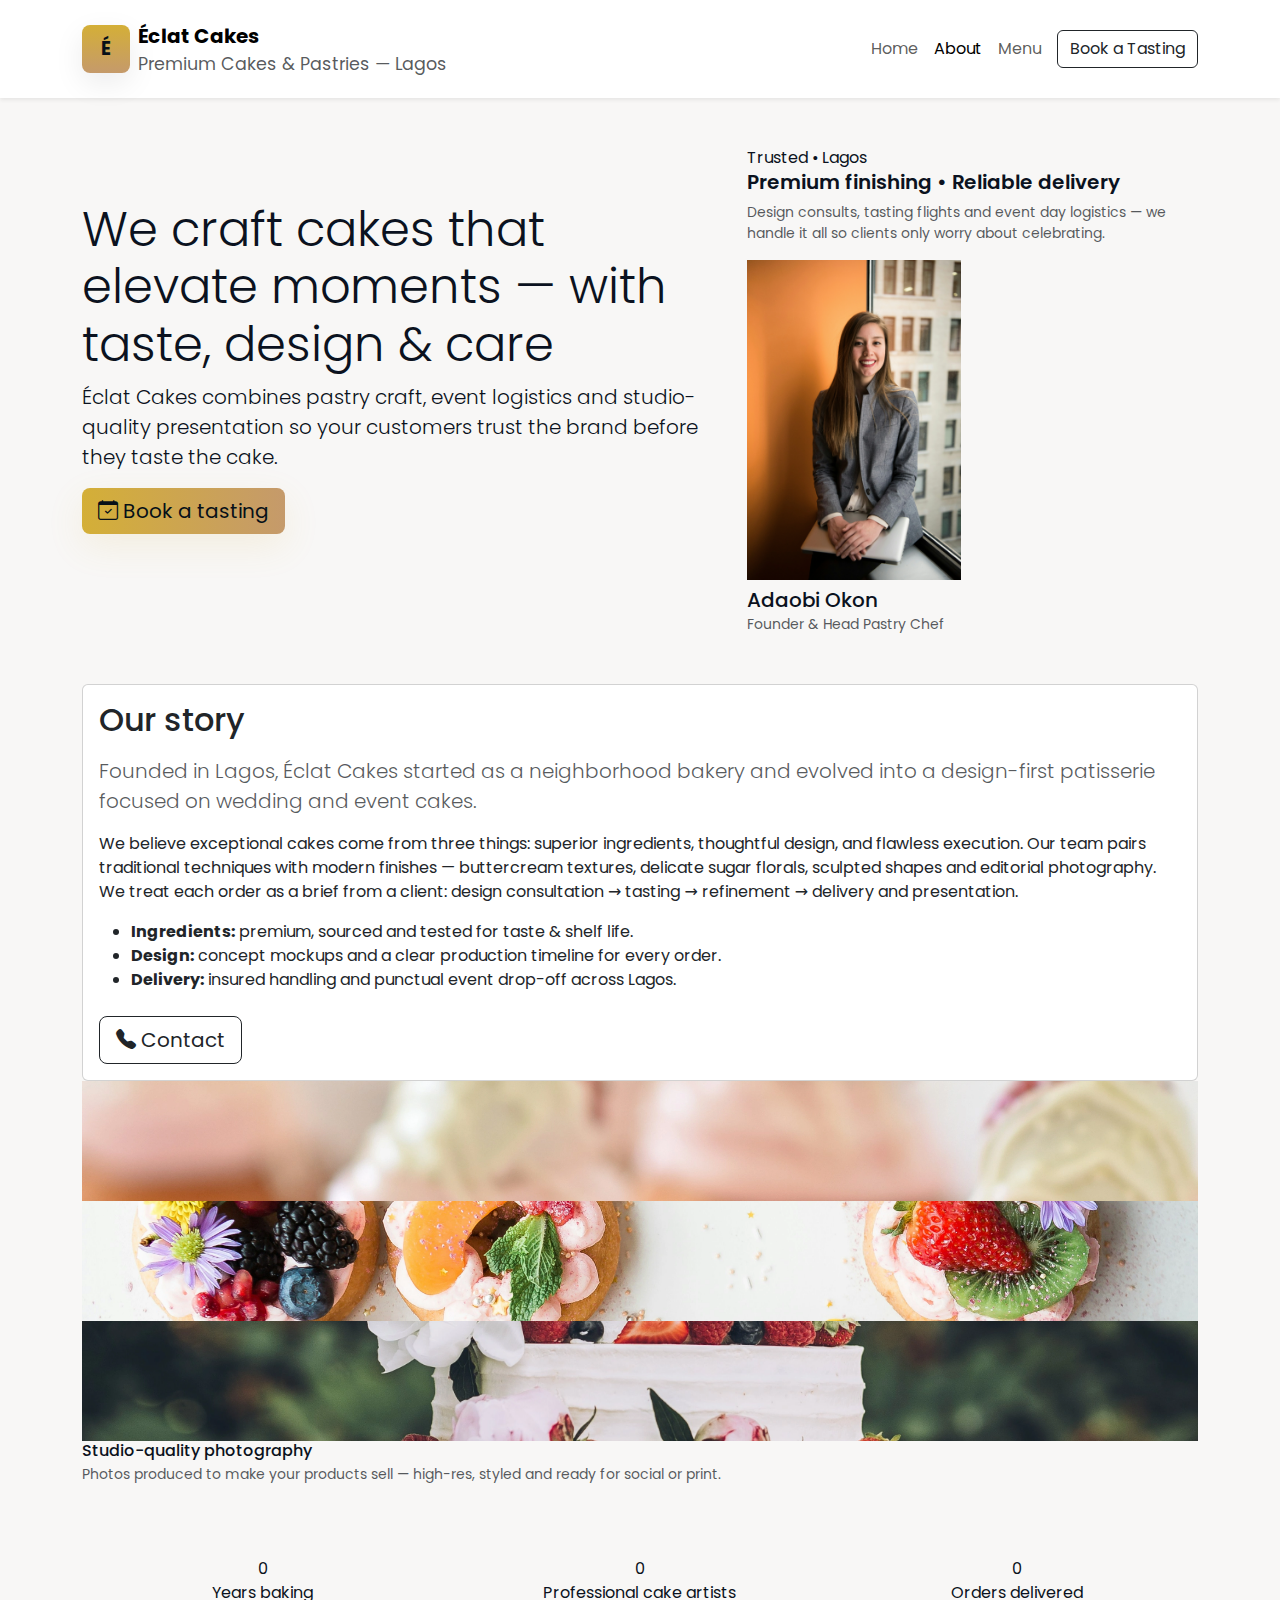
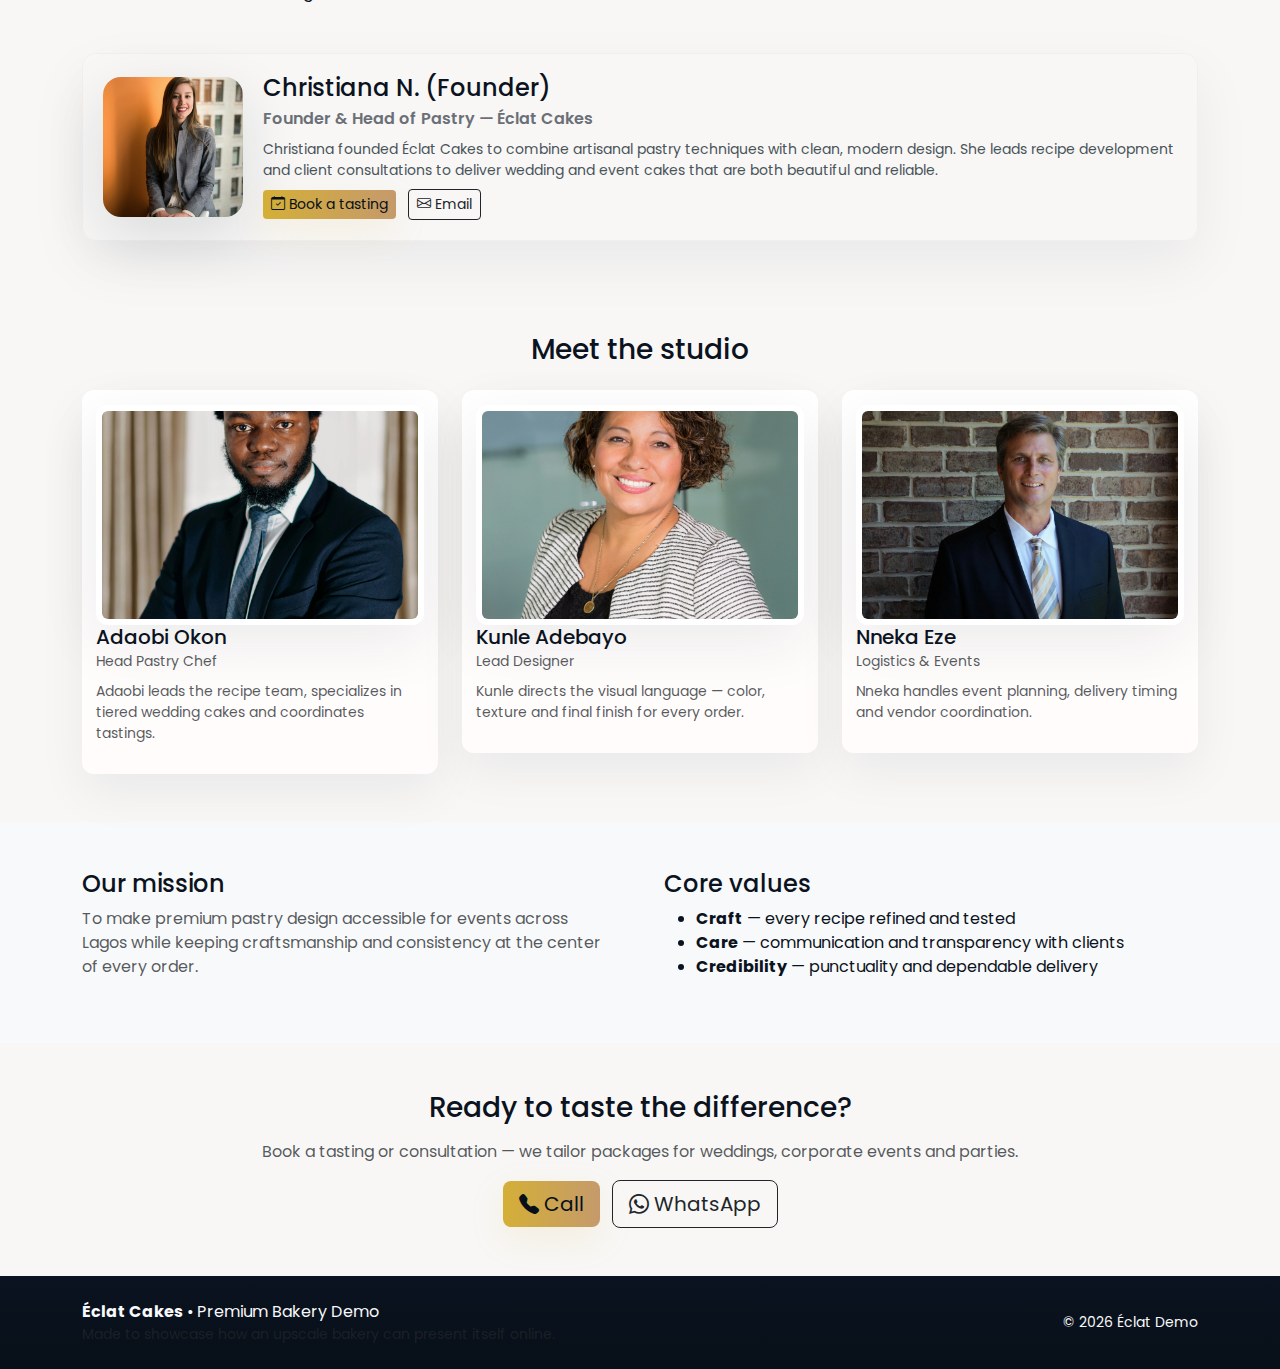
<file: about.html>
<!doctype html>
<html lang="en">
<head>
  <meta charset="utf-8" />
  <meta name="viewport" content="width=device-width,initial-scale=1" />
  <title>About Us — Éclat Cakes</title>

  <!-- Bootstrap -->
  <link href="https://cdn.jsdelivr.net/npm/bootstrap@5.3.3/dist/css/bootstrap.min.css" rel="stylesheet">

  <!-- Icons -->
  <link href="https://cdn.jsdelivr.net/npm/bootstrap-icons@1.11.3/font/bootstrap-icons.css" rel="stylesheet">

  <!-- Google Font -->
  <link href="https://fonts.googleapis.com/css2?family=Poppins:wght@300;400;600;700&display=swap" rel="stylesheet">

  <!-- Page styles (separate file) -->
  <link rel="stylesheet" href="styles.css">
</head>
<body>

  <!-- NAV (light) -->
  <nav class="navbar navbar-expand-lg navbar-light bg-white py-3 shadow-sm">
    <div class="container">
      <a class="navbar-brand d-flex align-items-center gap-2" href="index">
        <div class="brand-mark">É</div>
        <div>
          <div class="fw-bold">Éclat Cakes</div>
          <small class="text-muted d-none d-md-block">Premium Cakes & Pastries — Lagos</small>
        </div>
      </a>

      <button class="navbar-toggler" type="button" data-bs-toggle="collapse" data-bs-target="#navCollapse">
        <span class="navbar-toggler-icon"></span>
      </button>

      <div class="collapse navbar-collapse justify-content-end" id="navCollapse">
        <ul class="navbar-nav align-items-center">
          <li class="nav-item"><a class="nav-link" href="index">Home</a></li>
          <li class="nav-item"><a class="nav-link active" href="#">About</a></li>
          <li class="nav-item"><a class="nav-link" href="menu">Menu</a></li>
          <li class="nav-item"><a class="btn btn-outline-dark ms-2" href="contact">Book a Tasting</a></li>
        </ul>
      </div>
    </div>
  </nav>

  <!-- HERO / LEAD -->
<header class="about-hero">
  

  <div class="hero-content container">
    <div class="row align-items-center">
      <div class="col-md-7">
        <h1 class="display-5 hero-title">We craft cakes that elevate moments — with taste, design & care</h1>
        <p class="lead hero-sub">Éclat Cakes combines pastry craft, event logistics and studio-quality presentation so your customers trust the brand before they taste the cake.</p>

        <div class="d-flex gap-2 mt-3">
          <a class="btn btn-gold btn-lg" href="#contact"><i class="bi bi-calendar-check"></i> Book a tasting</a>
          
        </div>
      </div>

      <div class="col-md-5 d-none d-md-block mt-5">
        <div class="hero-card position-relative">
          <div class="">Trusted • Lagos</div>
          <h5 class="fw-semibold">Premium finishing • Reliable delivery</h5>
          <p class="mb-0 text-muted small">Design consults, tasting flights and event day logistics — we handle it all so clients only worry about celebrating.</p>

          <!-- OWNER PHOTO -->
          <div class="owner-hero mt-3">
            <img src="images/user-two.webp"
     alt="Adaobi Okon, Owner"
     class="owner-photo-hero"
     style="height:320px; width:auto; object-fit:cover;">
            <div class="owner-name mt-2">
              <h5 class="mb-0">Adaobi Okon</h5>
              <small class="text-muted">Founder & Head Pastry Chef</small>
            </div>
          </div>
        </div>
      </div>

    </div>
  </div>
</header>

  <!-- ABOUT GRID -->
  <section id="about-main" class="py-5">
    <div class="container">
      <div class="about-grid">
        <article class="card about-card">
          <div class="card-body">
            <h2 class="mb-3">Our story</h2>
            <p class="lead text-muted mb-3">Founded in Lagos, Éclat Cakes started as a neighborhood bakery and evolved into a design-first patisserie focused on wedding and event cakes.</p>

            <p>We believe exceptional cakes come from three things: superior ingredients, thoughtful design, and flawless execution. Our team pairs traditional techniques with modern finishes — buttercream textures, delicate sugar florals, sculpted shapes and editorial photography. We treat each order as a brief from a client: design consultation → tasting → refinement → delivery and presentation.</p>

            <ul class="mt-3 about-list">
              <li><strong>Ingredients:</strong> premium, sourced and tested for taste & shelf life.</li>
              <li><strong>Design:</strong> concept mockups and a clear production timeline for every order.</li>
              <li><strong>Delivery:</strong> insured handling and punctual event drop-off across Lagos.</li>
            </ul>

            <div class="mt-4 about-cta">
              <a class="btn btn-outline-dark btn-lg me-2" href="https://wa.me/234000000000"><i class="bi bi-telephone-fill"></i> Contact</a>
              
            </div>
          </div>
        </article>

        <aside class="media-collage">
          <div class="collage" aria-hidden="false">
            <img src="images/image-eight.webp"
            alt="Wedding cake detail"
            class="c1"
            style="width:100%; max-height:120px; object-fit:cover;" />

        <img src="images/image-four.webp"
            alt="Chocolate drip detail"
            class="c2"
            style="width:100%; max-height:120px; object-fit:cover;" />

        <img src="images/image-nineteen.webp"
            alt="Pastries and macarons"
            class="c3"
            style="width:100%; max-height:120px; object-fit:cover;" />
            <div class="collage-gloss"></div>
          </div>

          <div class="collage-note">
            <h6 class="mb-1">Studio-quality photography</h6>
            <p class="small text-muted mb-0">Photos produced to make your products sell — high-res, styled and ready for social or print.</p>
          </div>
        </aside>
      </div>
    </div>
  </section>

  <!-- STATS BAND -->
  <section class="stats-band py-4">
    <div class="container">
      <div class="row g-3 text-center">
        <div class="col-4">
          <div class="stat-card">
            <div class="stat-num" data-target="8">0</div>
            <div class="stat-label">Years baking</div>
          </div>
        </div>
        <div class="col-4">
          <div class="stat-card">
            <div class="stat-num" data-target="4">0</div>
            <div class="stat-label">Professional cake artists</div>
          </div>
        </div>
        <div class="col-4">
          <div class="stat-card">
            <div class="stat-num" data-target="1200">0</div>
            <div class="stat-label">Orders delivered</div>
          </div>
        </div>
      </div>
    </div>
  </section>
  <!-- Owner / Founder highlight — paste above the team-section -->
<section class="owner-highlight py-4">
  <div class="container">
    <div class="owner-profile">
      <img src="images/user-two.webp" alt="Owner — [Owner Name]" class="owner-photo">
      <div class="owner-bio">
        <h4>Christiana N. (Founder)</h4>
        <div class="title">Founder & Head of Pastry — Éclat Cakes</div>
        <p class="small">Christiana founded Éclat Cakes to combine artisanal pastry techniques with clean, modern design. She leads recipe development and client consultations to deliver wedding and event cakes that are both beautiful and reliable.</p>
        <div class="mt-2">
          <a href="#contact" class="btn btn-gold btn-sm me-2"><i class="bi bi-calendar-check"></i> Book a tasting</a>
          <a href="mailto:hello@eclatcakes.ng" class="btn btn-outline-dark btn-sm"><i class="bi bi-envelope"></i> Email</a>
        </div>
      </div>
    </div>
  </div>
</section>

  <!-- TEAM -->
  <section class="team-section py-5">
    <div class="container">
      <h3 class="mb-4 text-center">Meet the studio</h3>
      <div class="row g-4 justify-content-center">
        <div class="col-12 col-md-4">
          <div class="team-card">
            <img src="images/user-one.webp" alt="Head baker" class="team-photo">

            <div class="team-body">
              <h5 class="mb-0">Adaobi Okon</h5>
              <small class="text-muted">Head Pastry Chef</small>
              <p class="mt-2 small text-muted">Adaobi leads the recipe team, specializes in tiered wedding cakes and coordinates tastings.</p>
            </div>
          </div>
        </div>

        <div class="col-12 col-md-4">
          <div class="team-card">
            <img src="images/user-three.webp" alt="Lead designer" class="team-photo">
            <div class="team-body">
              <h5 class="mb-0">Kunle Adebayo</h5>
              <small class="text-muted">Lead Designer</small>
              <p class="mt-2 small text-muted">Kunle directs the visual language — color, texture and final finish for every order.</p>
            </div>
          </div>
        </div>

        <div class="col-12 col-md-4">
          <div class="team-card">
            <img src="images/user-five.webp" alt="Operations" class="team-photo">
            <div class="team-body">
              <h5 class="mb-0">Nneka Eze</h5>
              <small class="text-muted">Logistics & Events</small>
              <p class="mt-2 small text-muted">Nneka handles event planning, delivery timing and vendor coordination.</p>
            </div>
          </div>
        </div>
      </div>
    </div>
  </section>

  <!-- MISSION / VALUES -->
  <section class="mission-values py-5 bg-light">
    <div class="container">
      <div class="row align-items-center gx-5">
        <div class="col-md-6">
          <h4>Our mission</h4>
          <p class="text-muted">To make premium pastry design accessible for events across Lagos while keeping craftsmanship and consistency at the center of every order.</p>
        </div>
        <div class="col-md-6">
          <h4>Core values</h4>
          <ul class="values-list">
            <li><strong>Craft</strong> — every recipe refined and tested</li>
            <li><strong>Care</strong> — communication and transparency with clients</li>
            <li><strong>Credibility</strong> — punctuality and dependable delivery</li>
          </ul>
        </div>
      </div>
    </div>
  </section>

  <!-- CONTACT CTA -->
  <section id="contact" class="contact-cta py-5">
    <div class="container text-center">
      <h3 class="mb-3">Ready to taste the difference?</h3>
      <p class="text-muted mb-3">Book a tasting or consultation — we tailor packages for weddings, corporate events and parties.</p>
      <a class="btn btn-gold btn-lg me-2" href="tel:+234000000000"><i class="bi bi-telephone-fill"></i> Call</a>
      <a class="btn btn-outline-dark btn-lg" href="https://wa.me/234000000000"><i class="bi bi-whatsapp"></i> WhatsApp</a>
    </div>
  </section>

  <!-- FOOTER -->
  <footer class="py-4 bg-dark text-light">
    <div class="container d-flex justify-content-between align-items-center">
      <div>
        <strong>Éclat Cakes</strong> • Premium Bakery Demo
        <div class="small text-muted">Made to showcase how an upscale bakery can present itself online.</div>
      </div>
      <div class="small">&copy; <span id="year"></span> Éclat Demo</div>
    </div>
  </footer>

  <!-- Bootstrap JS -->
  <script src="https://cdn.jsdelivr.net/npm/bootstrap@5.3.3/dist/js/bootstrap.bundle.min.js"></script>

  <!-- Page JS: stats animation + simple tilt on media -->
  <script>
  // set year
  document.getElementById('year').textContent = new Date().getFullYear();

  // stats count-up
  (function(){
    const band = document.querySelector('.stats-band');
    if (!band) return;
    const nums = Array.from(band.querySelectorAll('.stat-num'));
    let triggered = false;

    function animate() {
      nums.forEach(el => {
        const target = parseInt(el.dataset.target || el.textContent || '0', 10);
        const duration = 1200;
        const start = performance.now();
        function step(now){
          const t = Math.min(1, (now - start) / duration);
          const eased = 1 - Math.pow(1 - t, 3);
          el.textContent = Math.floor(eased * target).toLocaleString();
          if (t < 1) requestAnimationFrame(step);
          else el.textContent = target.toLocaleString();
        }
        requestAnimationFrame(step);
      });
    }

    if ('IntersectionObserver' in window) {
      const obs = new IntersectionObserver(entries=>{
        entries.forEach(e=>{
          if (e.isIntersecting && !triggered) { triggered = true; animate(); obs.disconnect(); }
        });
      }, { threshold: 0.3 });
      obs.observe(band);
    } else animate();
  })();

  // simple mouse tilt for collage (touch devices ignored)
  (function(){
    const stack = document.querySelector('.collage');
    if (!stack) return;
    const media = stack.querySelectorAll('.collage img');
    function onMove(e){
      const rect = stack.getBoundingClientRect();
      const x = (e.clientX - rect.left) / rect.width - 0.5;
      const y = (e.clientY - rect.top) / rect.height - 0.5;
      media.forEach((m, i) => {
        const depth = (i+1) * 6;
        m.style.transform = `translate3d(${x * depth}px, ${y * depth}px, 0) rotate(${(i-1)*4}deg) scale(1.02)`;
      });
    }
    function reset(){
      media.forEach((m,i)=> m.style.transform = '');
    }
    stack.addEventListener('mousemove', onMove);
    stack.addEventListener('mouseleave', reset);
  })();
  </script>
  <script>
/* About section stat animation (scoped to #about only) */
(function () {
  const about = document.getElementById('about');
  if (!about) return;

  const nums = Array.from(about.querySelectorAll('.stat-num'));
  let started = false;

  function animateNums() {
    nums.forEach(el => {
      const target = parseInt(el.dataset.target || el.textContent || '0', 10);
      const duration = 1200;
      const start = performance.now();
      function step(now) {
        const t = Math.min(1, (now - start) / duration);
        const eased = 1 - Math.pow(1 - t, 3); // easeOutCubic
        el.textContent = Math.floor(eased * target).toLocaleString();
        if (t < 1) requestAnimationFrame(step);
        else el.textContent = target.toLocaleString();
      }
      requestAnimationFrame(step);
    });
  }

  if ('IntersectionObserver' in window) {
    const obs = new IntersectionObserver(entries => {
      entries.forEach(e => {
        if (e.isIntersecting && !started) {
          started = true;
          animateNums();
          obs.disconnect();
        }
      });
    }, { threshold: 0.35 });
    obs.observe(about);
  } else {
    animateNums();
  }
})();
</script>
</body>
</html>
</file>
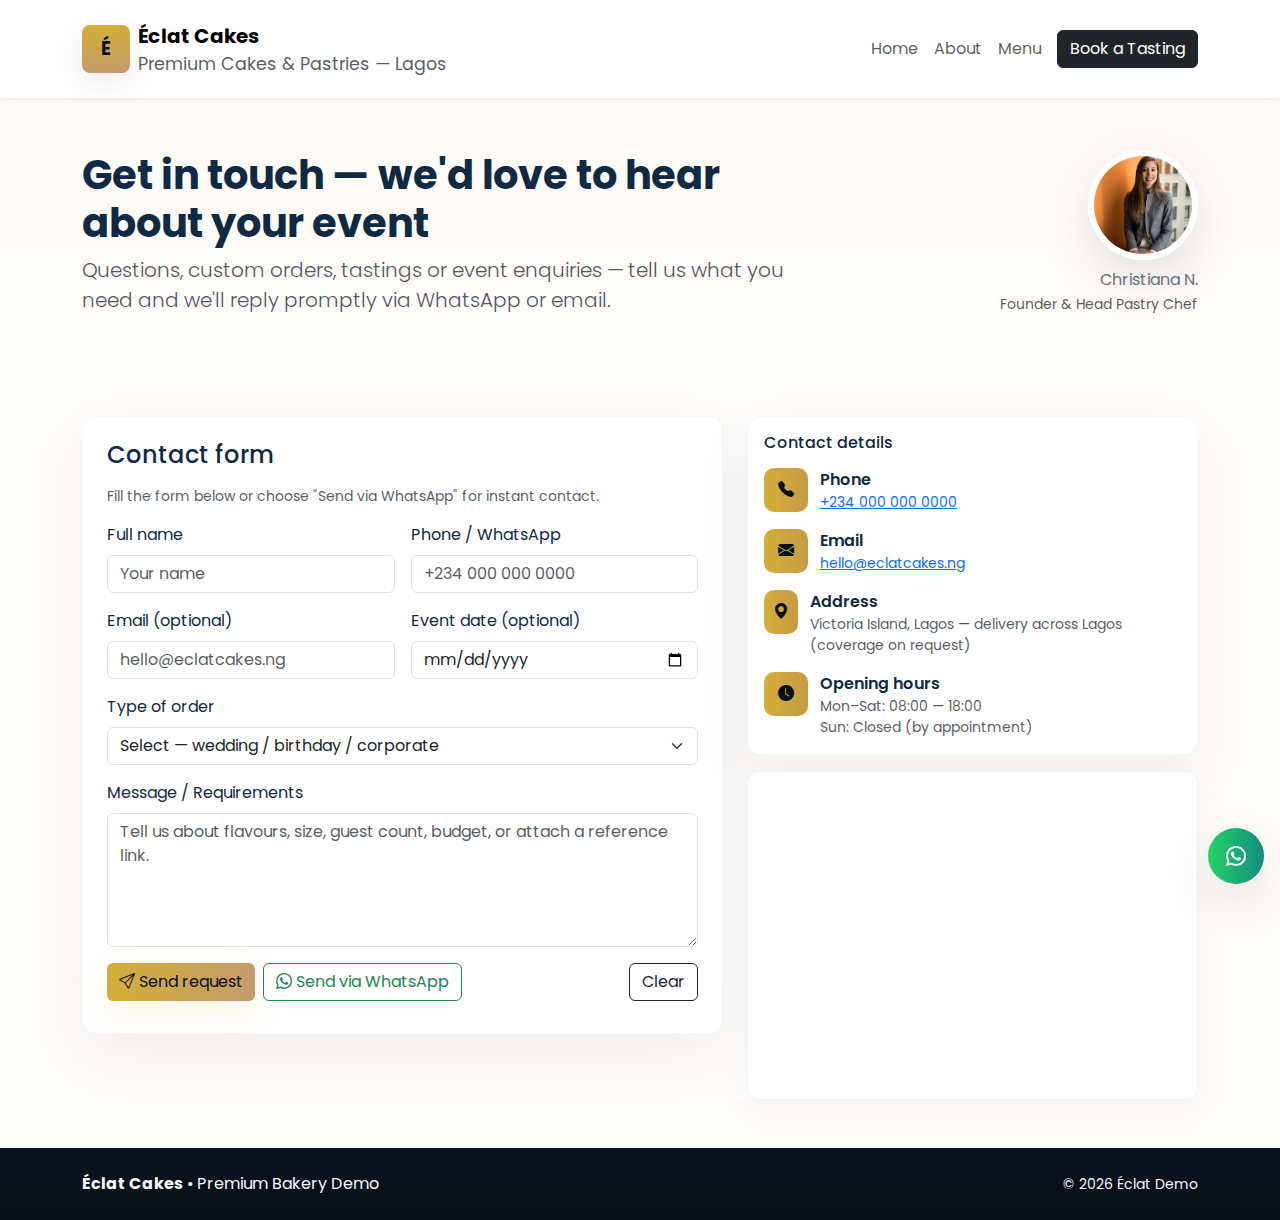
<file: contact.html>
<!doctype html>
<html lang="en">
<head>
  <meta charset="utf-8" />
  <meta name="viewport" content="width=device-width,initial-scale=1" />
  <title>Contact — Éclat Cakes</title>

  <!-- Bootstrap 5 -->
  <link href="https://cdn.jsdelivr.net/npm/bootstrap@5.3.3/dist/css/bootstrap.min.css" rel="stylesheet">
  <!-- Icons -->
  <link href="https://cdn.jsdelivr.net/npm/bootstrap-icons@1.11.3/font/bootstrap-icons.css" rel="stylesheet">
  <!-- Font -->
  <link href="https://fonts.googleapis.com/css2?family=Poppins:wght@400;600&display=swap" rel="stylesheet">
  <link rel="stylesheet" href="styles.css">

</head>
<body class="contact-page">

  <!-- NAV (keeps parity with your site) -->
 <nav class="navbar navbar-expand-lg navbar-light bg-white py-3 shadow-sm">
    <div class="container">
      <a class="navbar-brand d-flex align-items-center gap-2" href="index">
        <div class="brand-mark">É</div>
        <div>
          <div class="fw-bold">Éclat Cakes</div>
          <small class="text-muted d-none d-md-block">Premium Cakes & Pastries — Lagos</small>
        </div>
      </a>

      <button class="navbar-toggler" type="button" data-bs-toggle="collapse" data-bs-target="#navCollapse">
        <span class="navbar-toggler-icon"></span>
      </button>

      <div class="collapse navbar-collapse justify-content-end" id="navCollapse">
        <ul class="navbar-nav align-items-center">
          <li class="nav-item"><a class="nav-link" href="index">Home</a></li>
          <li class="nav-item"><a class="nav-link " href="#">About</a></li>
          <li class="nav-item"><a class="nav-link" href="menu">Menu</a></li>
          <li class="nav-item"><a class="btn btn-outline-dark ms-2 active" href="contact">Book a Tasting</a></li>
        </ul>
      </div>
    </div>
  </nav>


  <!-- HERO -->
  <header class="contact-hero">
    <div class="container">
      <div class="row align-items-center gy-3">
        <div class="col-md-8">
          <h1 class="display-6 fw-bold">Get in touch — we'd love to hear about your event</h1>
          <p class="lead mb-0">Questions, custom orders, tastings or event enquiries — tell us what you need and we'll reply promptly via WhatsApp or email.</p>
        </div>

        <div class="col-md-4 text-md-end d-none d-md-block">
          <!-- Owner photo in hero (circular) -->
          <img src="images/user-two.webp" alt="Owner — Christiana" class="owner-photo" style="width:110px;height:110px;border-radius:50%;object-fit:cover;border:6px solid rgba(255,255,255,0.85);box-shadow:0 18px 50px rgba(11,22,40,0.12);">
          <div class="mt-2 small-muted">Christiana N.<br><small class="text-muted">Founder & Head Pastry Chef</small></div>
        </div>
      </div>
    </div>
  </header>

  <!-- MAIN CONTENT -->
  <main class="py-5">
    <div class="container">
      <div class="row g-4">

        <!-- FORM + CTA -->
        <div class="col-lg-7">
          <div class="contact-card p-4 contact-form" id="contact-form" aria-labelledby="contactHeading">
            <h2 id="contactHeading" class="h4 mb-3">Contact form</h2>
            <p class="small text-muted">Fill the form below or choose "Send via WhatsApp" for instant contact.</p>

            <form id="contactUsForm" class="needs-validation" novalidate>
              <div class="row g-3">
                <div class="col-md-6">
                  <label for="c-name" class="form-label">Full name</label>
                  <input id="c-name" name="name" type="text" class="form-control" placeholder="Your name" required>
                  <div class="invalid-feedback">Please provide your name.</div>
                </div>

                <div class="col-md-6">
                  <label for="c-phone" class="form-label">Phone / WhatsApp</label>
                  <input id="c-phone" name="phone" type="tel" pattern="^[0-9 +()-]{6,}$" class="form-control" placeholder="+234 000 000 0000" required>
                  <div class="invalid-feedback">Please enter a phone number we can contact.</div>
                </div>

                <div class="col-md-6">
                  <label for="c-email" class="form-label">Email (optional)</label>
                  <input id="c-email" name="email" type="email" class="form-control" placeholder="hello@eclatcakes.ng">
                  <div class="invalid-feedback">Enter a valid email address.</div>
                </div>

                <div class="col-md-6">
                  <label for="c-date" class="form-label">Event date (optional)</label>
                  <input id="c-date" name="date" type="date" class="form-control">
                </div>

                <div class="col-12">
                  <label for="c-type" class="form-label">Type of order</label>
                  <select id="c-type" name="type" class="form-select" required>
                    <option value="">Select — wedding / birthday / corporate</option>
                    <option>Wedding</option>
                    <option>Birthday</option>
                    <option>Corporate / Event</option>
                    <option>Custom</option>
                    <option>Other</option>
                  </select>
                  <div class="invalid-feedback">Please select a type.</div>
                </div>

                <div class="col-12">
                  <label for="c-message" class="form-label">Message / Requirements</label>
                  <textarea id="c-message" name="message" class="form-control" rows="5" placeholder="Tell us about flavours, size, guest count, budget, or attach a reference link." required></textarea>
                  <div class="invalid-feedback">Please tell us what you need.</div>
                </div>

                <div class="col-12 d-flex gap-2">
                  <button id="sendFormBtn" type="submit" class="btn btn-gold"><i class="bi bi-send"></i> Send request</button>

                  <!-- WhatsApp quick-send opens WA with formatted message -->
                  <button id="sendWhatsAppBtn" type="button" class="btn btn-outline-success">
                    <i class="bi bi-whatsapp"></i> Send via WhatsApp
                  </button>

                  <button id="clearFormBtn" type="button" class="btn btn-outline-dark ms-auto">Clear</button>
                </div>

                <div class="col-12 mt-2" id="formAlertArea" aria-live="polite"></div>
              </div>
            </form>
          </div>
        </div>

        <!-- CONTACT DETAILS + MAP -->
        <aside class="col-lg-5">
          <div class="mb-3 contact-card p-3 contact-info">
            <h4 class="h6 mb-3">Contact details</h4>

            <div class="d-flex align-items-start mb-3">
              <div class="icon"><i class="bi bi-telephone-fill"></i></div>
              <div>
                <div class="fw-semibold">Phone</div>
                <div class="small text-muted"><a href="tel:+234000000000">+234 000 000 0000</a></div>
              </div>
            </div>

            <div class="d-flex align-items-start mb-3">
              <div class="icon"><i class="bi bi-envelope-fill"></i></div>
              <div>
                <div class="fw-semibold">Email</div>
                <div class="small text-muted"><a href="mailto:hello@eclatcakes.ng">hello@eclatcakes.ng</a></div>
              </div>
            </div>

            <div class="d-flex align-items-start mb-3">
              <div class="icon"><i class="bi bi-geo-alt-fill"></i></div>
              <div>
                <div class="fw-semibold">Address</div>
                <div class="small text-muted">Victoria Island, Lagos — delivery across Lagos (coverage on request)</div>
              </div>
            </div>

            <div class="d-flex align-items-start mb-0">
              <div class="icon"><i class="bi bi-clock-fill"></i></div>
              <div>
                <div class="fw-semibold">Opening hours</div>
                <div class="small text-muted">Mon–Sat: 08:00 — 18:00<br>Sun: Closed (by appointment)</div>
              </div>
            </div>
          </div>

          <div class="contact-card contact-map p-0">
            <!-- Replace the src with a real Google Maps embed for your address -->
            <iframe class="w-100" style="height:320px;border:0;" loading="lazy"
              src="https://www.google.com/maps/embed?pb=!1m18!1m12!1m3!1d3960.XXXXXXX!2d3.3792!3d6.5244!2m3!1f0!2f0!3f0!3m2!1i1024!2i768!4f13.1!3m3!1m2!1s0x103b8...!2sLagos!5e0!3m2!1sen!2sng!4v0000000000000"
              referrerpolicy="no-referrer-when-downgrade" aria-hidden="false"></iframe>
          </div>
        </aside>
      </div>
    </div>
  </main>

  <!-- Footer -->
  <footer class="py-4 bg-dark text-light">
    <div class="container d-flex justify-content-between align-items-center">
      <div><strong>Éclat Cakes</strong> • Premium Bakery Demo</div>
      <div class="small">&copy; <span id="year"></span> Éclat Demo</div>
    </div>
  </footer>

  <!-- Sticky WhatsApp bubble -->
  <a id="waBubble" class="sticky-wa" href="https://wa.me/234000000000" target="_blank" aria-label="WhatsApp">
    <i class="bi bi-whatsapp" style="font-size:1.25rem;"></i>
  </a>

  <!-- Bootstrap JS -->
  <script src="https://cdn.jsdelivr.net/npm/bootstrap@5.3.3/dist/js/bootstrap.bundle.min.js"></script>

  <script>
    // set year
    document.getElementById('year').textContent = new Date().getFullYear();

    (function(){
      const waNumber = '234000000000'; // <<--- replace with store owner whatsapp number (country code, no +)
      const form = document.getElementById('contactUsForm');
      const sendWA = document.getElementById('sendWhatsAppBtn');
      const sendFormBtn = document.getElementById('sendFormBtn');
      const clearBtn = document.getElementById('clearFormBtn');
      const alertArea = document.getElementById('formAlertArea');

      // bootstrap validation technique
      form.addEventListener('submit', function(e){
        e.preventDefault();
        form.classList.remove('was-validated');
        if (!form.checkValidity()) {
          form.classList.add('was-validated');
          return;
        }

        // Here we simulate a server submission; you can replace with fetch/XHR later
        const name = document.getElementById('c-name').value.trim();
        const phone = document.getElementById('c-phone').value.trim();
        const email = document.getElementById('c-email').value.trim();
        const date = document.getElementById('c-date').value;
        const type = document.getElementById('c-type').value;
        const message = document.getElementById('c-message').value.trim();

        // show inline success
        const s = document.createElement('div');
        s.className = 'alert alert-success';
        s.textContent = 'Thanks — your request has been noted. We will contact you shortly via WhatsApp or email.';
        alertArea.innerHTML = '';
        alertArea.appendChild(s);

        // reset form (optional)
        form.reset();
        form.classList.remove('was-validated');

        // remove the success after a short time
        setTimeout(()=> s.remove(), 6000);
      });

      // WhatsApp quick-send builds a formatted message from form fields
      sendWA.addEventListener('click', function(){
        // collect fields (no form submit)
        const name = document.getElementById('c-name').value.trim() || 'Customer';
        const phone = document.getElementById('c-phone').value.trim() || '';
        const email = document.getElementById('c-email').value.trim() || '';
        const date = document.getElementById('c-date').value || '';
        const type = document.getElementById('c-type').value || '';
        const message = document.getElementById('c-message').value.trim() || '';

        if (!phone) {
          // require phone for WA flow
          const warning = document.createElement('div');
          warning.className = 'alert alert-warning';
          warning.textContent = 'Please include a phone number so we can reply on WhatsApp.';
          alertArea.innerHTML = '';
          alertArea.appendChild(warning);
          setTimeout(()=> warning.remove(), 4000);
          return;
        }

        // build nice message
        let text = `Hi Éclat Cakes!%0A%0A`;
        text += `Name: ${encodeURIComponent(name)}%0A`;
        text += `Phone: ${encodeURIComponent(phone)}%0A`;
        if (email) text += `Email: ${encodeURIComponent(email)}%0A`;
        if (date) text += `Event date: ${encodeURIComponent(date)}%0A`;
        if (type) text += `Type: ${encodeURIComponent(type)}%0A`;
        if (message) text += `%0ADetails:%0A${encodeURIComponent(message)}%0A`;

        // open WA
        const waUrl = `https://wa.me/${waNumber}?text=${text}`;
        window.open(waUrl, '_blank');
      });

      // clear form
      clearBtn.addEventListener('click', function(){
        form.reset();
        form.classList.remove('was-validated');
        alertArea.innerHTML = '';
      });

    })();
  </script>
</body>
</html>
</file>
<file: styles.css>
:root{
  --bg: #f8f7f6;
  --muted: #6b6f76;
  --accent: #0b1220;
  --gold: #D4AF37;
  --gold-2: #C59A6B;
  --radius: 12px;
}

/* Base */
*{box-sizing:border-box}
body{
  font-family:'Poppins', system-ui, -apple-system, "Segoe UI", Roboto, "Helvetica Neue", Arial;
  background:var(--bg);
  color:var(--accent);
  -webkit-font-smoothing:antialiased;
  -moz-osx-font-smoothing:grayscale;
}

/* Brand mark */
.brand-mark{
  background: linear-gradient(180deg, var(--gold), var(--gold-2));
  color: #071018;
  width:48px;height:48px;border-radius:8px;
  display:flex;align-items:center;justify-content:center;
  font-weight:700;font-size:1.15rem;
  box-shadow: 0 10px 30px rgba(10,10,20,0.08);
}

/* HERO */
.hero-section { position:relative; overflow:hidden; }
.hero-img{
  width:100%;
  height:75vh;
  object-fit:cover;
  object-position:center;
  display:block;
  filter: saturate(1.02) contrast(0.98);
}
@media (max-width:768px){
  .hero-img { height:62vh; }
}

/* overlay & caption */
.hero-overlay{
  position:absolute; inset:0;
  background: linear-gradient(180deg, rgba(3,7,18,0.26) 0%, rgba(3,7,18,0.55) 100%);
  z-index:1;
}
.hero-caption{
  position:absolute;
  left:6%; top:24%;
  z-index:2;
  max-width:640px;
  text-shadow: 0 10px 30px rgba(0,0,0,0.35);
}
.hero-caption h1, .hero-caption p { color:#fff; text-shadow: 0 8px 30px rgba(0,0,0,0.35); }

/* Buttons */
.btn-gold{
  background: linear-gradient(90deg, var(--gold), var(--gold-2));
  color: #071018;
  border: none;
  box-shadow: 0 12px 36px rgba(212,175,55,0.12);
}
.btn-outline-light{ color:#fff; border-color: rgba(255,255,255,0.2); }

/* Gallery: very large long images */
.long-img{
  width:100%;
  height:60vh;                /* large, tall images */
  object-fit:cover;
  object-position:center;
  display:block;
  border-radius:14px;
}


/* ===============================
   HORIZONTAL 5 IMAGE FLIP STRIP
   =============================== */

#flip-gallery {
  overflow: hidden;
}

.flip-wrap {
  display: flex;
  gap: 5px;                 /* tiny space */
  width: 100%;
  padding: 0;
}

.flip-item {
  width: 19%;               /* exactly 5 per row */
  height: 80vh;
  perspective: 1600px;
  position: relative;
}

.flip-inner {
  width: 100%;
  height: 100%;
  position: relative;
  transform-style: preserve-3d;
  transition: transform 1s ease;
}

.flip-front,
.flip-back {
  position: absolute;
  width: 100%;
  height: 100%;
  top: 0;
  left: 0;
  backface-visibility: hidden;
  -webkit-backface-visibility: hidden;
  border-radius: 8px;
  overflow: hidden;
}

.flip-front img,
.flip-back img {
  width: 100%;
  height: 100%;
  object-fit: cover;
}

.flip-back {
  transform: rotateY(180deg);
}

.flip-item.flipped .flip-inner {
  transform: rotateY(180deg);
}

/* overlay + title on top of each panel */
.flip-wrap { gap: 6px; }              /* tiny spacing */


.flip-front img, .flip-back img { width:100%; height:100%; object-fit:cover; display:block; }

/* overlay that sits on both faces */
.flip-overlay {
  position: absolute;
  left: 10px;
  right: 10px;
  bottom: 12px;
  display:flex;
  justify-content:space-between;
  align-items:center;
  gap:10px;
  z-index: 6;
  pointer-events: auto;
  background: linear-gradient(180deg, rgba(0,0,0,0.10), rgba(0,0,0,0.35));
  padding: 8px 10px;
  border-radius: 8px;
  backdrop-filter: blur(4px);
}

.flip-title {
  color: #fff;
  font-weight: 600;
  font-size: 0.98rem;
  text-shadow: 0 6px 18px rgba(0,0,0,0.45);
}

/* ---------- Responsive flip gallery + mobile scroll ---------- */

/* Base: make each flip item a flex item with a fixed base size (prevents extreme shrinking) */
.flip-wrap {
  display: flex;
  gap: 6px;
  width: 100%;
  padding: 0;
  flex-wrap: wrap;         /* desktop: allow wrap so 5 across */
  overflow: visible;
}

/* Make each item a flex item with a base width (keeps 5-per-row on wide screens) */


/* Smaller desktop / tablet */
@media (max-width: 992px) {
  .flip-wrap {
    flex-wrap: nowrap;     /* prevent wrapping on narrower screens */
    overflow-x: auto;      /* allow horizontal scroll instead of wrapping */
    -webkit-overflow-scrolling: touch;
    padding: 8px;          /* visual breathing room for the scroller */
  }
  .flip-item {
    flex: 0 0 45%;         /* two items visible at a time (approx) */
    min-width: 320px;
    height: 62vh;          /* slightly smaller */
  }
}

/* Mobile: one item per view — swipe horizontally */
@media (max-width: 576px) {
  .flip-wrap {
    flex-wrap: nowrap;
    overflow-x: auto;
    -webkit-overflow-scrolling: touch;
    padding-left: 10px;
    padding-right: 10px;
  }
  .flip-item {
    flex: 0 0 92%;
    min-width: 300px;      /* ensure visible tappable area */
    height: 50vh;          /* reduce vertical footprint on phones */
  }

  /* hide default scrollbar for a cleaner look (optional) */
  .flip-wrap::-webkit-scrollbar { display: none; }
  .flip-wrap { -ms-overflow-style: none; scrollbar-width: none; }

  /* hide the floating WhatsApp bubble on small screens */
 
}

/* ensure images fill the flip panels correctly */
.flip-front img,
.flip-back img {
  width: 100%;
  height: 100%;
  object-fit: cover;
  display: block;
}

/* small view more button */
.view-more {
  font-size: .85rem;
  padding: .35rem .6rem;
  border-radius: 8px;
}

/* modal image */
#pm-image { height: 100%; object-fit: cover; }

/* responsive tweaks */
@media (max-width: 992px) {
  .flip-item { width: 40%; }
}
@media (max-width: 576px) {
  .flip-item { width: 80%; }
  .flip-overlay { left: 8px; right:8px; bottom:10px; }
}

/* Product cards */
.product-card { border-radius:12px; overflow:hidden; border:none; }
.product-img{ height:260px; object-fit:cover; }

/* Testimonials */
.testimonial{ background: linear-gradient(180deg, #fff, #fff); border-radius:12px; box-shadow: 0 10px 30px rgba(11,22,40,0.04); }

/* Map */
.map-embed{ width:100%; height:260px; border:0; }

/* Section title */
.section-title{ font-weight:700; letter-spacing: -0.2px; }

/* Sticky CTA */
.sticky-cta{
  position:fixed;
  left:12px; right:12px; bottom:12px;
  z-index:1080;
  display:none;
  gap:.5rem;
  justify-content:center;
}
@media (max-width:768px){
  .sticky-cta{ display:flex; }
   #wa-bubble { display: none !important; }
}

/* Footer */
footer.bg-dark { background: linear-gradient(180deg, #0b1220, #071018); color:#eee; }

/* Utilities */
.mb-4 { margin-bottom:1.5rem !important; }

/* Small screens tweaks */
@media (max-width:576px){
  .hero-caption{ left:6%; top:18%; right:6%; }
  .hero-caption h1 { font-size:1.35rem; }
  .hero-caption p { font-size:.95rem; }
  .product-img{ height:180px; }
  .long-img{ height:48vh; }
}

/* Accessibility: reduce motion */
@media (prefers-reduced-motion: reduce){
  * { transition: none !important; animation: none !important; }
}

/* WhatsApp bubble */
.wa-bubble{
  position: fixed;
  right: 18px;
  bottom: 40px; /* above sticky-cta */
  z-index: 1090;
  display:flex;
  align-items:center;
  gap:.6rem;
  padding:.7rem 1rem;
  border-radius:999px;
  box-shadow:0 16px 40px rgba(4,8,12,0.14);
  background: linear-gradient(90deg, var(--gold), var(--gold-2));
  color:#071018;
  font-weight:700;
  font-size: 1.5rem;
  text-decoration:none;
  transition: transform .18s ease;
}
.wa-bubble:hover{ transform: translateY(-4px); }
.wa-bubble .wa-label{ display:inline-block; }
@media(min-width:1200px){ .wa-bubble .wa-label{ display:inline-block; } }
@media(max-width:560px){ .wa-bubble .wa-label{ display:none; padding:0; } }



/* Mini cart */
.mini-cart{ position:fixed; right:16px; bottom:120px; width:320px; max-width:90vw; z-index:1100; background:#fff; border-radius:12px; box-shadow:0 24px 80px rgba(4,8,12,0.12); padding:14px; display:none; }
.mini-cart-inner{ max-height:60vh; overflow:auto; }
.cart-fab{ position:fixed; right:18px; top:18px; z-index:1101; border-radius:50%; width:56px; height:56px; display:flex; align-items:center; justify-content:center; background:var(--gold); color:#071018; box-shadow:0 18px 48px rgba(4,8,12,0.15); border:none; }
.cart-count{ position:absolute; top:-6px; right:-6px; background:#071018; color:#fff; width:20px; height:20px; border-radius:999px; display:inline-flex; align-items:center; justify-content:center; font-size:.75rem; }
.cart-items .cart-row{ display:flex; justify-content:space-between; gap:8px; padding:.45rem 0; border-bottom:1px dashed rgba(0,0,0,0.06); }



 /* Page-specific tiny overrides (you can move these to the main stylesheet) */
    .page-hero {
      padding: 4.25rem 0 2.5rem;
    }
    .page-hero .breadcrumb { background: transparent; padding: 0; margin-bottom: .5rem; }
    .gallery-filters { gap: .5rem; margin-bottom: 1.25rem; }

    /* Masonry-like columns for tall images */
    .masonry {
      column-count: 1;
      column-gap: 1rem;
    }
    @media(min-width: 576px){ .masonry { column-count: 2; } }
    @media(min-width: 992px){ .masonry { column-count: 3; } }

    .masonry-item {
      break-inside: avoid;
      margin-bottom: 1rem;
      position: relative;
      overflow: hidden;
      border-radius: 12px;
      cursor: pointer;
      transition: transform .35s ease, box-shadow .35s ease;
      box-shadow: 0 14px 50px rgba(8,10,30,0.06);
    }
    .masonry-item:hover { transform: translateY(-6px); box-shadow: 0 24px 70px rgba(8,10,30,0.10); }

    .masonry-item img {
      width: 100%;
      height: calc(80vh); /* tall images */
      object-fit: cover;
      display: block;
    }

    .masonry-caption {
      position: absolute;
      left: 0; right: 0; bottom: 0;
      padding: .75rem 1rem;
      background: linear-gradient(180deg, rgba(0,0,0,0) 0%, rgba(0,0,0,0.45) 30%, rgba(0,0,0,0.6) 100%);
      color: #fff; font-weight:600; font-size: .95rem;
    }

    /* small tag pill */
    .cat-pill {
      display:inline-block;
      padding:.25rem .6rem;
      border-radius:999px;
      background: rgba(255,255,255,0.12);
      backdrop-filter: blur(6px);
      font-size:.78rem;
      color:#fff;
      margin-right:.5rem;
    }

    /* Lightbox modal overrides */
    .lightbox-img {
      max-height: 80vh;
      width: auto;
      max-width: 100%;
      object-fit: contain;
    }

    /* visually-hidden helper for JS focus */
    .visually-hidden-focusable:focus { outline: 3px solid rgba(212,175,55,0.45); border-radius:6px; }

    /* Filter active state */
    .filter-btn.active {
      box-shadow: 0 10px 30px rgba(212,175,55,0.12);
      border-color: var(--gold);
      background: linear-gradient(90deg,var(--gold),var(--gold-2));
      color:#071018;
    }

    /* ============================
   About section (scoped)
   Appended safely — use with <section id="about" class="about-section">...
   ============================ */

#about {
  /* local palette — won't override your global variables */
  --about-bg: #fbfbfd;
  --about-accent: #07101a;
  --about-muted: #6b7377;
  --about-gold: #D4AF37;
  --about-gold-2: #C59A6B;
  --about-card-radius: 18px;
  --about-shadow-1: 0 16px 48px rgba(8,12,20,0.08);
  --about-shadow-2: 0 28px 80px rgba(8,12,20,0.12);
  --page-bg: #FBF6F2;         /* warm cream */
  --accent: #0f2a44;         /* deep navy (not black) */
  --muted: #6b7176;
  --gold: #D4AF37;           /* accent gold */
  --card-bg: #ffffff;
  --radius-lg: 16px;
  --glass: rgba(255,255,255,0.85);
  font-family: 'Poppins', system-ui, -apple-system, "Segoe UI", Roboto, Arial;
  color: var(--about-accent);
  background: transparent; /* page bg handled globally */
}

/* container grid (keeps previous class names but scoped) */
#about .about-grid {
  display: grid;
  grid-template-columns: 1fr 420px;
  gap: 28px;
  align-items: start;
}

/* responsive fallback */
@media (max-width: 1100px) {
  #about .about-grid { grid-template-columns: 1fr; }
}

/* primary text card */
#about .about-card {
  background: linear-gradient(180deg,#ffffff, #fcfcfd);
  border-radius: var(--about-card-radius);
  padding: 26px;
  box-shadow: var(--about-shadow-1);
  border: 1px solid rgba(10,10,10,0.03);
  transition: transform .32s cubic-bezier(.2,.9,.3,1), box-shadow .32s ease;
  overflow: hidden;
}

@media (hover: hover) {
  #about .about-card:hover { transform: translateY(-8px); box-shadow: var(--about-shadow-2); }
}

#about .about-headline {
  margin: 0 0 10px 0;
  font-size: clamp(1.25rem, 2.6vw, 1.75rem);
  letter-spacing: -0.2px;
  color: var(--about-accent);
}

#about .about-sub { color: var(--about-muted); font-weight:600; margin-bottom:12px; }
#about .about-body { color: #5b6570; line-height:1.65; margin-bottom:14px; }

/* bullets */
#about .about-bullets { list-style: none; padding-left: 0; margin: 0 0 16px 0; color: var(--about-muted); }
#about .about-bullets li { position: relative; padding-left: 22px; margin-bottom:10px; }
#about .about-bullets li::before {
  content: '';
  position: absolute; left: 0; top: 8px;
  width:10px; height:10px; border-radius:3px;
  background: linear-gradient(180deg, var(--about-gold), var(--about-gold-2));
  box-shadow: 0 6px 16px rgba(212,175,55,0.15);
}

/* Accent buttons */
.btn-gold{
  background: linear-gradient(90deg, var(--gold), #c79a47);
  color: #071018;
  border: none;
}

/* OWNER / TEAM STYLING */
.owner-profile{
  display:flex;
  gap:1.25rem;
  align-items:center;
  background: linear-gradient(180deg, var(--card-bg), #fffaf8);
  padding: 1.25rem;
  border-radius: 14px;
  box-shadow: 0 22px 60px rgba(11,22,40,0.06);
  border: 1px solid rgba(10,10,10,0.03);
  margin-bottom: 1.25rem;
}

.owner-photo{
  width:140px;
  height:140px;
  border-radius: 18px;          /* visible rounded corners */
  object-fit: cover;
  border: 6px solid var(--glass); /* subtle white frame */
  box-shadow: 0 20px 60px rgba(11,22,40,0.12);
  flex-shrink: 0;
}

.owner-bio h4{ margin:0 0 .25rem 0; color:var(--accent); }
.owner-bio .title { color: var(--muted); font-weight:600; margin-bottom:.5rem; }
.owner-bio p { color: #495459; margin-bottom:.5rem; }

/* update existing team photos to match */
.team-card { background: linear-gradient(180deg, #fff, #fffcfb); border-radius:12px; padding: .9rem; box-shadow:0 18px 50px rgba(11,22,40,0.06); }
.team-photo { width:100%; height:220px; object-fit:cover; border-radius:12px; border: 6px solid rgba(255,255,255,0.85); box-shadow: 0 18px 60px rgba(11,22,40,0.08); }

/* small responsive tweak */
@media (max-width: 768px){
  .owner-profile { flex-direction:row; gap:1rem; padding:.9rem; }
  .owner-photo { width:110px; height:110px; border-radius:12px; }
}
/* ABOUT HERO OWNER PHOTO */
.about-page .owner-hero{
  display:flex;
  flex-direction:column;
  align-items:center;
  margin-top:1rem;
}

.about-page .owner-photo-hero{
  width:140px;
  height:140px;
  border-radius:50%; /* perfect circle */
  object-fit:cover;
  border:5px solid rgba(255,255,255,0.85);
  box-shadow:0 18px 50px rgba(11,22,40,0.15);
  transition: transform 0.35s ease, box-shadow 0.35s ease;
}

.about-page .owner-photo-hero:hover{
  transform: scale(1.05);
  box-shadow:0 28px 80px rgba(11,22,40,0.2);
}

.about-page .owner-name{
  text-align:center;
  margin-top:0.5rem;
}

.about-page .owner-name h5{
  margin:0;
  font-weight:600;
  font-size:1.1rem;
}

.about-page .owner-name small{
  color:#6b7176;
}

/* stats row */
#about .about-stats { display:flex; gap:18px; align-items:center; margin-top:6px; margin-bottom:12px; flex-wrap:wrap; }
#about .stat { min-width:90px; text-align:left; }
#about .stat-num { font-weight:700; font-size:1.2rem; color: var(--about-gold); }
#about .stat-label { color: var(--about-muted); font-size:.9rem; }

/* CTA buttons */
#about .about-ctas { display:flex; gap:12px; flex-wrap:wrap; margin-top:10px; }
#about .about-ctas .btn { border-radius: 12px; padding: 10px 18px; font-weight:600; }

/* Media collage (scoped) */
#about .about-media { display:flex; flex-direction:column; gap:14px; align-items:center; justify-content:center; }
#about .media-stack {
  width: 100%;
  max-width: 420px;
  height: 360px;
  position: relative;
  perspective: 1200px;
  border-radius: 16px;
  overflow: visible;
}

/* layered images */
#about .media {
  position: absolute;
  object-fit: cover;
  border-radius: 12px;
  box-shadow: 0 20px 60px rgba(4,8,12,0.12);
  transition: transform .6s cubic-bezier(.2,.9,.2,1), box-shadow .35s ease;
  border: 6px solid rgba(255,255,255,0.74);
  background: #f7f7f7;
}

/* positions for the three media images (use same class names used earlier) */
#about .media-1 { left: 0; top: 8%; transform: rotate(-6deg); z-index:3; width:72%; height:72%; }
#about .media-2 { right: 0; top: 0; transform: rotate(6deg); z-index:4; width:62%; height:62%; animation: about-float 6s ease-in-out infinite; }
#about .media-3 { left: 12%; bottom: 0; transform: rotate(-2deg); z-index:2; width:60%; height:60%; }

/* hover / stack effects (only on pointer devices) */
@media (hover: hover) {
  #about .media-stack:hover .media { transform: translateY(-6px) scale(1.02); box-shadow: 0 34px 100px rgba(4,8,12,0.18); }
  #about .media-stack:hover .media-1 { transform: translateY(-8px) rotate(-5deg) scale(1.03); }
  #about .media-stack:hover .media-2 { transform: translateY(-10px) rotate(6deg) scale(1.04); }
  #about .media-stack:hover .media-3 { transform: translateY(-6px) rotate(-1deg) scale(1.02); }
}

/* sheen */
#about .media-gloss { position:absolute; inset:0; border-radius:16px; pointer-events:none; background: linear-gradient(180deg, rgba(255,255,255,0.02), rgba(255,255,255,0.02)); }

/* small note */
#about .media-note { color: var(--about-muted); font-size:.95rem; text-align:center; margin-top:6px; }

/* small responsive adjustments */
@media (max-width: 1100px) {
  #about .about-grid { grid-template-columns: 1fr; }
  #about .media-stack { max-width: 100%; height: 300px; }
}

/* animation */
@keyframes about-float { 0%{ transform: translateY(0) } 50%{ transform: translateY(-6px) } 100%{ transform: translateY(0) } }

/* Accessibility */
@media (prefers-reduced-motion: reduce) {
  #about .media-2 { animation: none !important; }
  #about .media, #about .about-card { transition: none !important; }
}



 /* Scoped contact page styles */
    .contact-page { font-family: 'Poppins', system-ui, -apple-system, "Segoe UI", Roboto, Arial; color: #0f2a44; background: #fffdfb; min-height:100vh; }
    .contact-hero { padding: 3.25rem 0; background: linear-gradient(180deg,#fffaf6,#fffdfb); }
    .contact-hero .lead { color: #505863; }
    .contact-card { border-radius: 14px; box-shadow: 0 22px 60px rgba(11,22,40,0.06); border:1px solid rgba(10,10,10,0.03); background: #fff; }
    .contact-info .icon { width:44px; height:44px; display:inline-flex; align-items:center; justify-content:center; border-radius:10px; background: linear-gradient(90deg,#D4AF37,#c79a47); color:#071018; margin-right:.75rem; }
    .contact-form .form-control:focus { box-shadow: 0 6px 28px rgba(11,22,40,0.06); border-color:#c79a47; }
    .btn-gold { background: linear-gradient(90deg,#D4AF37,#C59A6B); color:#071018; border: none; }
    .contact-map { border-radius:12px; overflow:hidden; border: 1px solid rgba(10,10,10,0.04); box-shadow: 0 10px 40px rgba(11,22,40,0.04); }
    .sticky-wa { position: fixed; right: 16px; bottom: 16px; z-index: 1100; width:56px; height:56px; border-radius:50%; background:linear-gradient(90deg,#25D366,#128C7E); display:flex; align-items:center; justify-content:center; color:white; box-shadow:0 18px 48px rgba(4,8,12,0.12); text-decoration:none; }
    .small-muted { color:#6b7176; }
    @media (max-width: 767px){ .contact-hero { padding:2rem 0; } .contact-hero .owner-photo { display:none; } }
    /* Small accessibility focus ring for keyboard users */
    .visually-focused:focus { outline: 3px solid rgba(212,175,55,0.35); border-radius:8px; }
</file>
